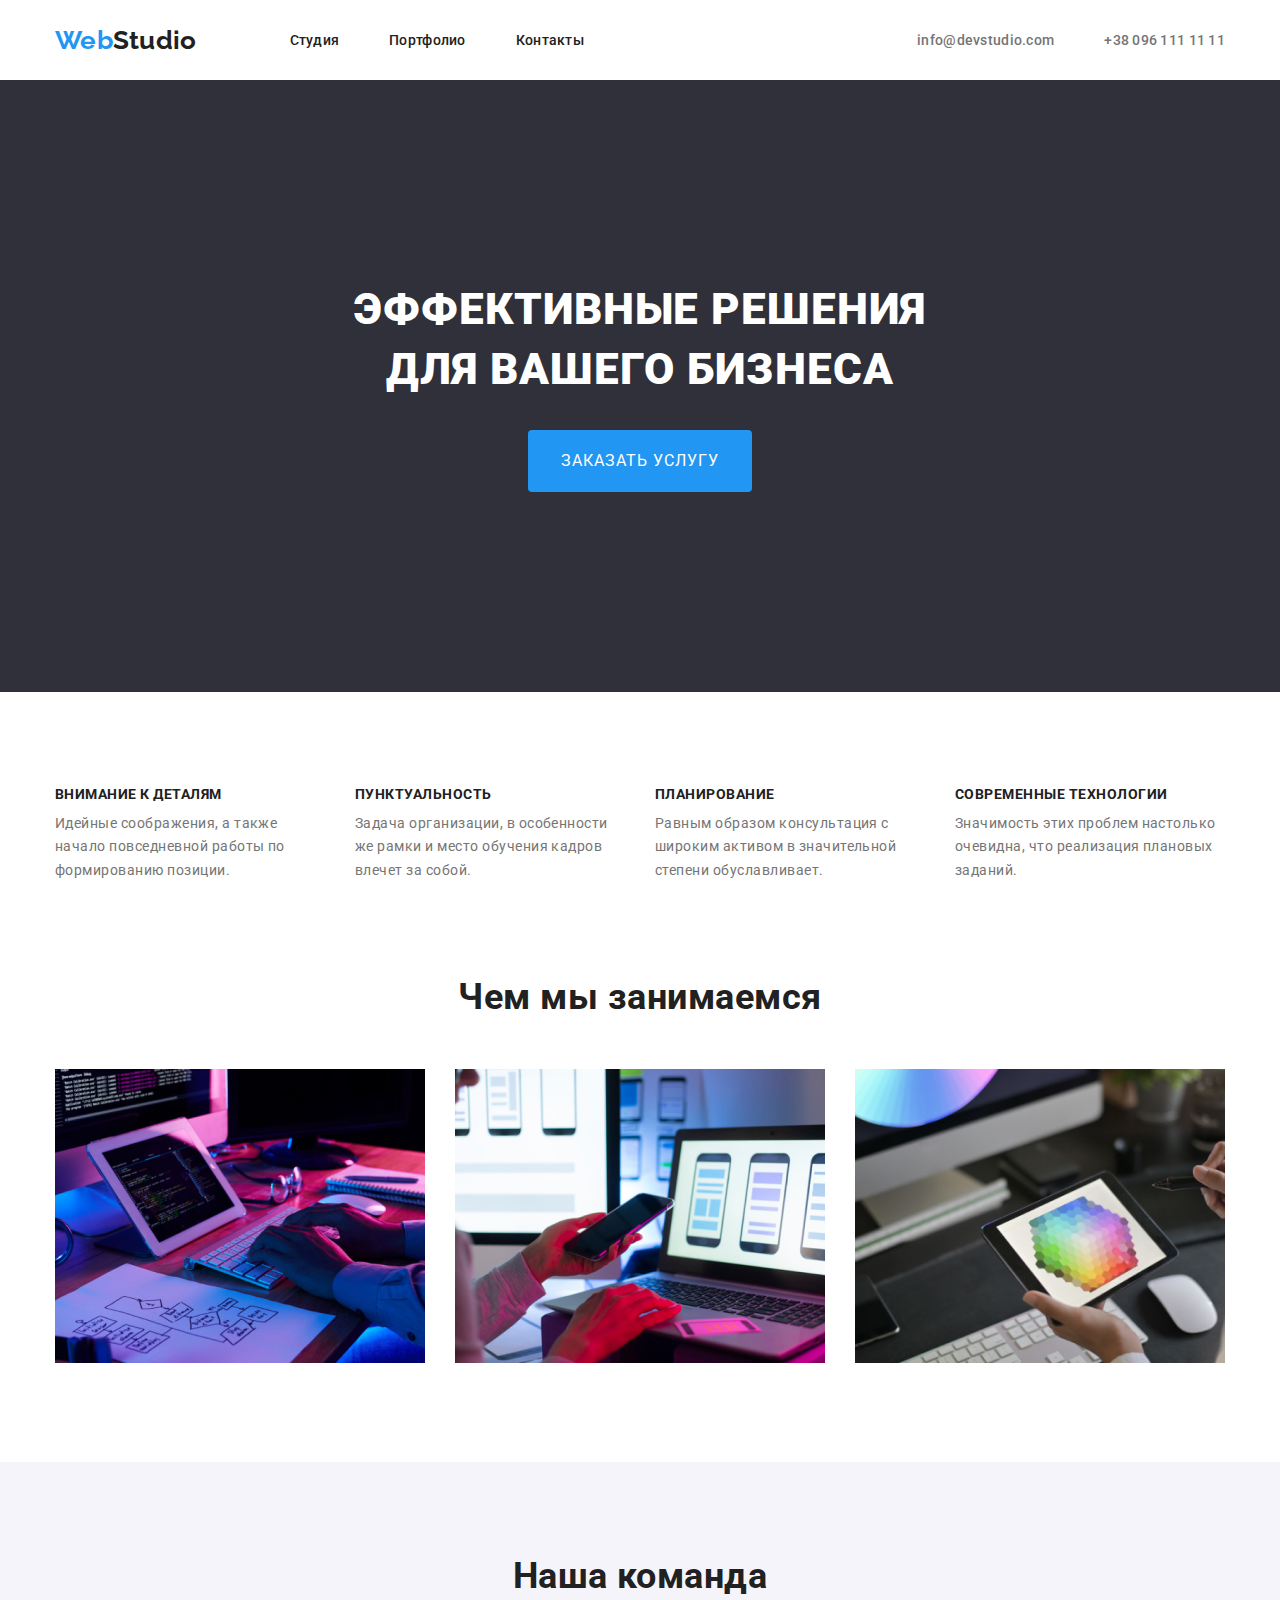
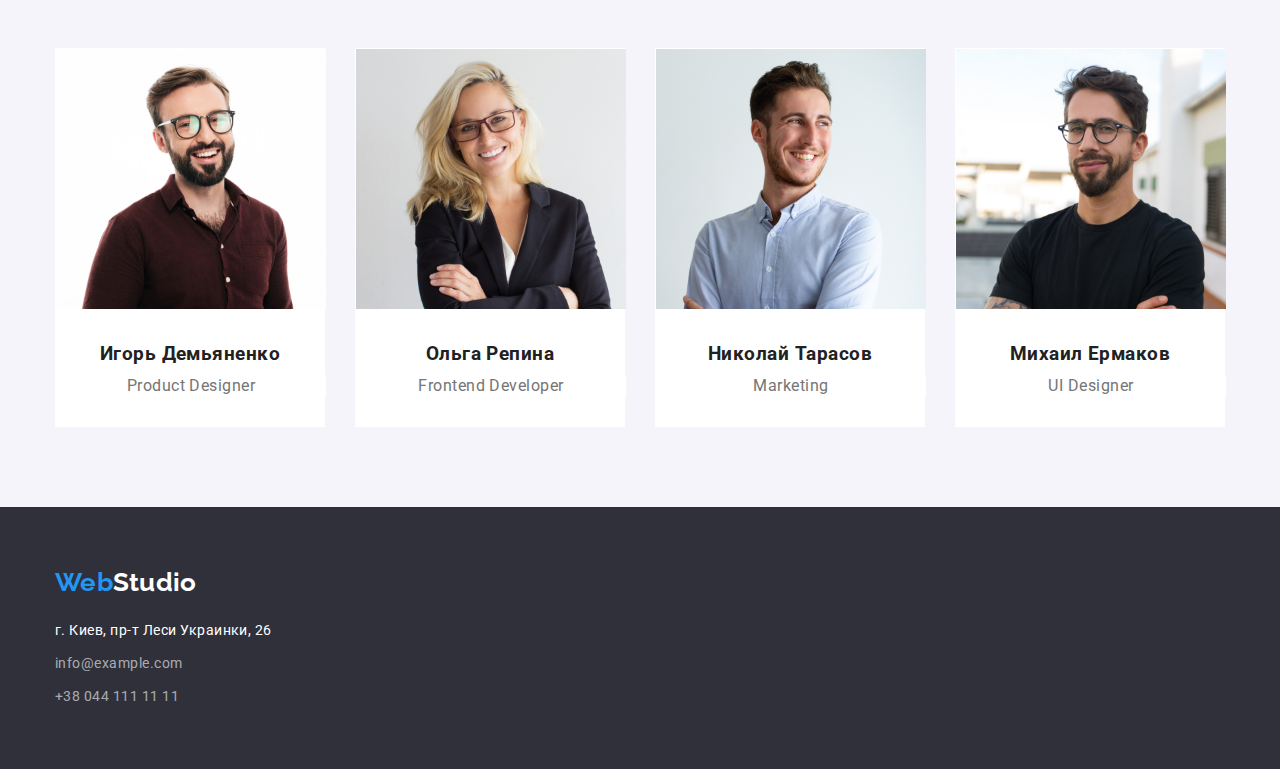
<file: index.html>
<!DOCTYPE html>
<html lang="ru">

<head>
  <meta charset="UTF-8" />
  <meta name="viewport" content="width=device-width, initial-scale=1.0" />
  <title>Главная</title>

  <link href="https://fonts.googleapis.com/css2?family=Roboto:wght@400;500;700;900&display=swap" rel="stylesheet">
  <link href="https://fonts.googleapis.com/css2?family=Raleway:wght@700&display=swap" rel="stylesheet">

  <link rel="stylesheet"
    href="https://cdnjs.cloudflare.com/ajax/libs/modern-normalize/1.0.0/modern-normalize.min.css" />
  <link rel="stylesheet" href="./css/styles.css">
</head>

<body>
  <header class="header">
    <div class="container main-nav">
      <nav>
        <ul class="site-nav list">
          <li><a href="./index.html" class="link item"><span class="logo">Web</span><span
                class="logo black-logo">Studio</span></a></li>
          <li class="item"><a href="#Studio" class="link head-link">Студия</a></li>
          <li class="item"><a href="./Studio.html" class="link head-link">Портфолио</a></li>
          <li class="item"><a href="#Team" class="link head-link">Контакты</a></li>
        </ul>
      </nav>
      <ul class="contacts-nav list">
        <li class="item">
          <a href="mailto:info@devstudio.com" class="link address-link">info@devstudio.com</a>
        </li>
        <li class="item">
          <a href="tel:+380961111111" class="link address-link">+38 096 111 11 11</a>
        </li>
      </ul>
    </div>
  </header>
  <main>

    <!--Герой-->
    <section class="hero">
      <h1 class="hero-title">Эффективные решения <br> для вашего бизнеса </h1>
      <a href="" class="hero-button">Заказать услугу</a>
    </section>

    <!-- Преимущства -->
    <section id="Studio" class="section ">
      <div class="container ">
        <h2 hidden>Студия</h2>
        <ul class="feature-list list">
          <li class="item">
            <h3 class="title">Внимание к деталям</h3>
            <p class="description">
              Идейные соображения, а также начало повседневной работы по
              формированию позиции.
            </p>
          </li>
          <li class="item">
            <h3 class="title">Пунктуальность</h3>
            <p class="description">
              Задача организации, в особенности же рамки и место обучения кадров
              влечет за собой.
            </p>
          </li>
          <li class="item">
            <h3 class="title">Планирование</h3>
            <p class="description">
              Равным образом консультация с широким активом в значительной
              степени обуславливает.
            </p>
          </li>
          <li class="item">
            <h3 class="title">Современные технологии</h3>
            <p class="description">
              Значимость этих проблем настолько очевидна, что реализация
              плановых заданий.
            </p>
          </li>
        </ul>
      </div>
    </section>

    <!--Секция о нас-->
    <section id="Portfolio" class="section bottom-padding">
      <div class="container">
        <h2 class="section-title">Чем мы занимаемся</h2>
        <ul class="portfolio list">
          <li class="item">
            <img src="./images/services/img-1.png" width="370" height="294" alt="Разметка" />
          </li>
          <li class="item">
            <img src="./images/services/img-2.png" width="370" height="294" alt="Дизайн" />
          </li>
          <li class="item">
            <img src="./images/services/img-3.png" width="370" height="294" alt="Подбор цвета" />
          </li>
        </ul>
      </div>
    </section>

    <!--Секция наша команда-->
    <section id="Team" class="background-team team">
      <div class="container">
        <h2 class="section-title">Наша команда</h2>
        <ul class="team-padding list">
          <li class="team-item">
            <img src="./images/team/img-1.jpg" width="270" height="260" alt="" />
            <h3 class="team-name">Игорь Демьяненко</h3>
            <p class="team-item description">Product Designer</p>
          </li>
          <li class="team-item">
            <img src="./images/team/img-2.jpg" width="270" height="260" alt="" />
            <h3 class="team-name">Ольга Репина</h3>
            <p class="team-item description">Frontend Developer</p>
          </li>
          <li class="team-item">
            <img src="./images/team/img-3.jpg" width="270" height="260" alt="" />
            <h3 class="team-name">Николай Тарасов</h3>
            <p class="team-item description">Marketing</p>
          </li>
          <li class="team-item">
            <img src="./images/team/img-4.jpg" width="270" height="260" alt="" />
            <h3 class="team-name">Михаил Ермаков</h3>
            <p class="team-item description">UI Designer</p>
          </li>
        </ul>
      </div>
    </section>
  </main>
  <!--Секция подвал-->
  <footer class="footer padding-footer">
    <div class="container">
      <a href="./index.html" class="link item"> <span class="logo">Web</span><span
          class="logo white-logo">Studio</span></a>
      <address>
        <ul class="footer-address list">
          <li class="item">
            <a href="https://goo.gl/maps/mCpDXbgMNV3ADm6YA" class="footer footer-address" target="blank"
              rel="noopener noreferer">
              г. Киев, пр-т Леси Украинки, 26</a>
          </li>
          <li class="item"><a href="mailto:info@example.com" class="footer footer-contacts">info@example.com</a></li>
          <li class="item"><a href="tel:+380441111111" class="footer footer-contacts  ">+38 044 111 11
              11</a></li>
        </ul>
      </address>
    </div>
  </footer>
</body>

</html>
</file>
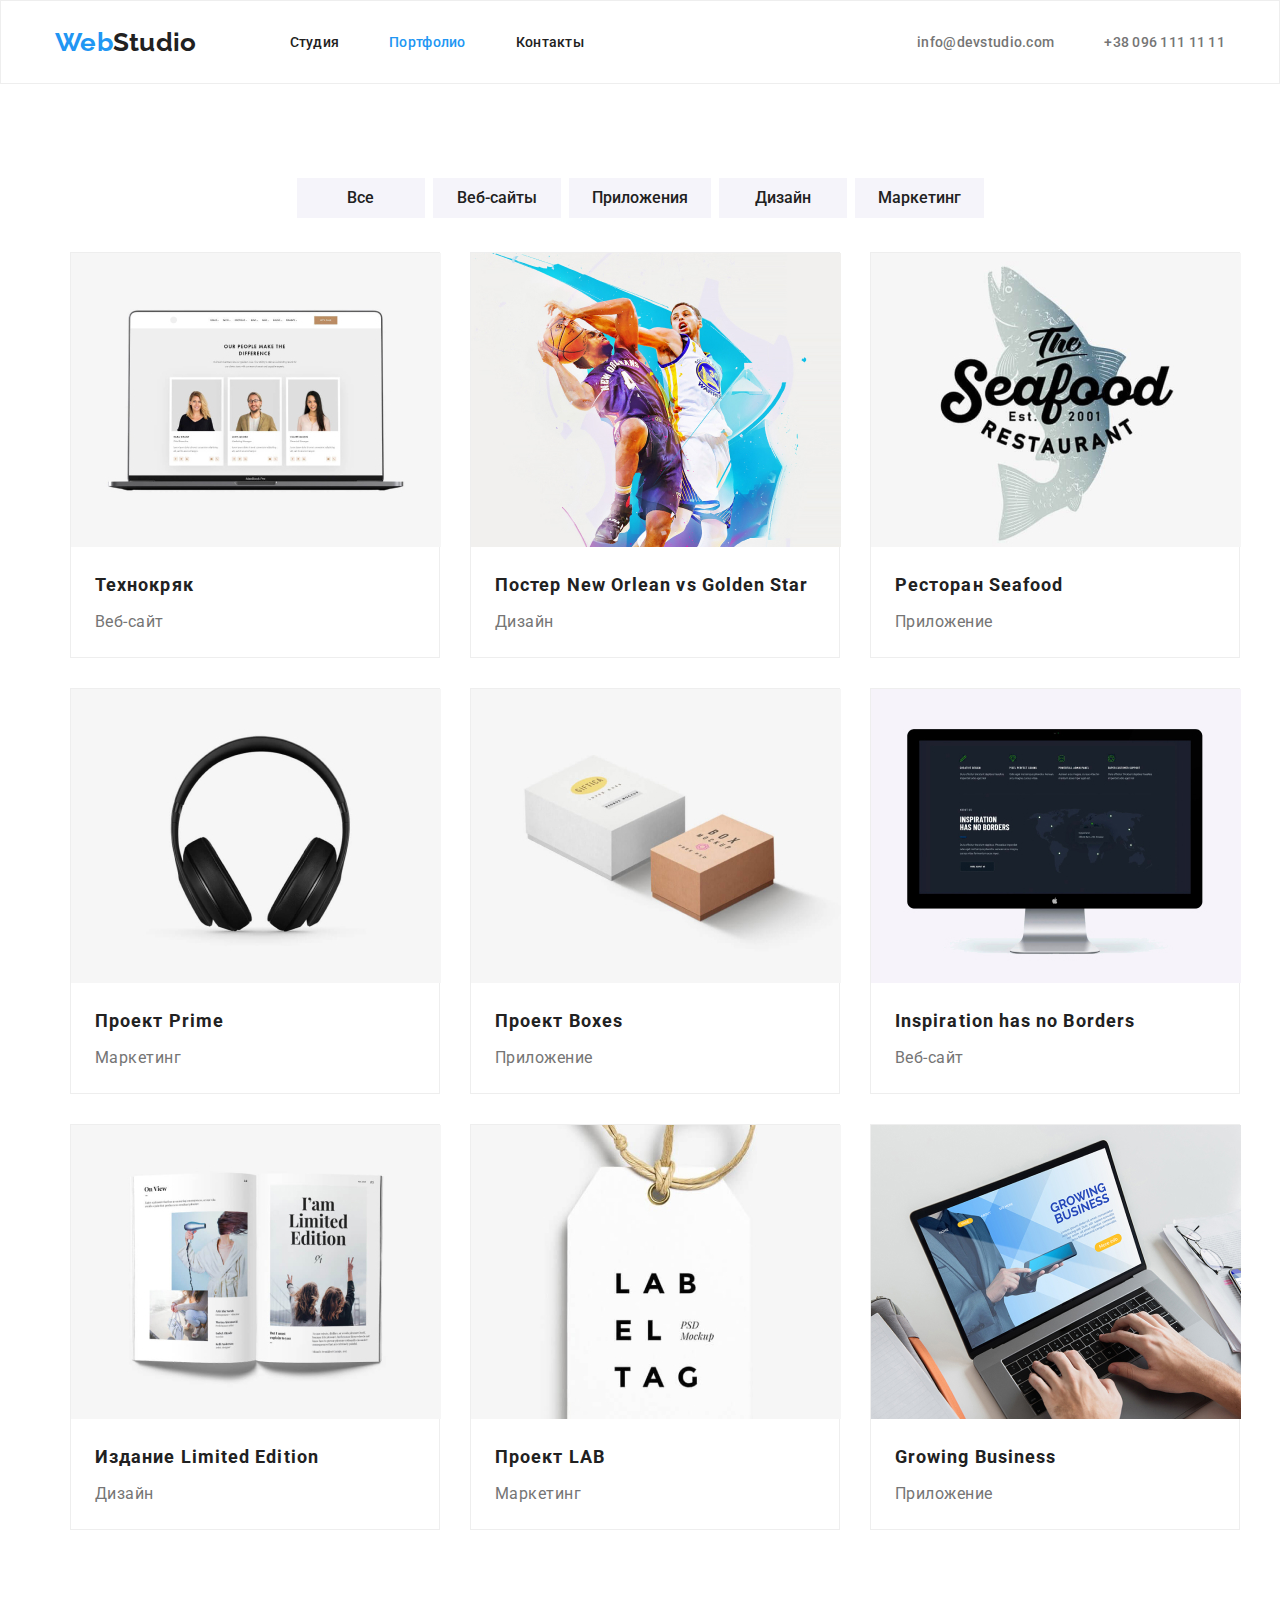
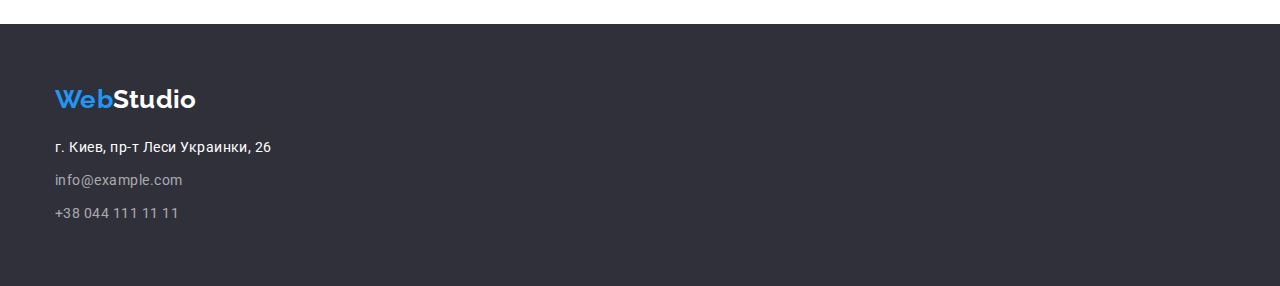
<file: Studio.html>
<!DOCTYPE html>
<html lang="en">

<head>
    <meta charset="UTF-8">
    <meta name="viewport" content="width=device-width, initial-scale=1.0">
    <title>Studio</title>
    <link href="https://fonts.googleapis.com/css2?family=Roboto:wght@400;500;700;900&display=swap" rel="stylesheet">
    <link href="https://fonts.googleapis.com/css2?family=Raleway:wght@700&display=swap" rel="stylesheet">
    <link rel="stylesheet"
        href="https://cdnjs.cloudflare.com/ajax/libs/modern-normalize/1.0.0/modern-normalize.min.css" />
    <link rel="stylesheet" href="./css/styles-studio.css">
</head>

<body>
    <header class="header">
        <div class="container main-nav">
            <nav>
                <ul class="site-nav list">
                    <li><a href="./index.html" class="link item"><span class="logo">Web</span><span
                                class="logo black-logo">Studio</span></a>
                    </li>
                    <li class="item"><a href="" class="link link-primary">Студия</a></li>
                    <li class="item"><a href="" class="link link-secondary">Портфолио</a></li>
                    <li class="item"><a href="" class="link link-primary">Контакты</a></li>
                </ul>
            </nav>
            <ul class="contacts-nav list">
                <li class="item">
                    <a href="mailto:info@devstudio.com" class="link address-link">info@devstudio.com</a>
                </li>
                <li class="item">
                    <a href="tel:+380961111111" class="link address-link">+38 096 111 11 11</a>
                </li>
            </ul>
        </div>
    </header>

    <section class="services">
        <h1 class="visually-hidden">Портфолио</h1>
        <div class="container">
            <ul class="options list">
                <li class="item"><a href=""></a><button class="list options-button">Все</button></li>
                <li class="item"><a href=""></a><button class="list options-button">Веб-cайты</button></li>
                <li class="item"><a href=""></a><button class="list options-button">Приложения</button></li>
                <li class="item"><a href=""></a><button class="list options-button">Дизайн</button></li>
                <li class="item"><a href=""></a><button class="list options-button">Маркетинг</button></li>
            </ul>
            <h2 class="visually-hidden">Примеры работ</h2>
            <div class="container">
                <ul class="flex-container list">
                    <li class="flex-element item">
                        <img src="./images-studio/tehnokryak.jpg" alt="Технокряк" width="370">
                        <div class="description">
                            <h3 class="item-title">Технокряк</h3>
                            <p class="item-description">Веб-сайт</p>
                        </div>
                    </li>
                    <li class="flex-element">
                        <img src="./images-studio/poster-new-orlean.jpg" alt="Постер New Orlean vs Golden Star"
                            width="370">
                        <div class="description">
                            <h3 class="item-title">Постер New Orlean vs Golden Star</h3>
                            <p class="item-description">Дизайн</p>
                        </div>
                    </li>
                    <li class="flex-element">
                        <img src="./images-studio/restaurant-sea-food.jpg" alt="Ресторан Seafood" width="370">
                        <div class="description">
                            <h3 class="item-title">Ресторан Seafood</h3>
                            <p class="item-description">Приложение</p>
                        </div>
                    </li>
                    <li class="flex-element">
                        <img src="./images-studio/project-prime.jpg" alt="Проект Prime" width="370">
                        <div class="description">
                            <h3 class="item-title">Проект Prime</h3>
                            <p class="item-description">Маркетинг</p>
                        </div>
                    </li>
                    <li class="flex-element">
                        <img src="./images-studio/project-boxes.jpg" alt="Проект Boxes" width="370">
                        <div class="description">
                            <h3 class="item-title">Проект Boxes</h3>
                            <p class="item-description">Приложение</p>
                        </div>
                    </li>
                    <li class="flex-element">
                        <img src="./images-studio/inspiration-has-no-borders.jpg" alt="Inspiration has no Borders"
                            width="370">
                        <div class="description">
                            <h3 class="item-title">Inspiration has no Borders</h3>
                            <p class="item-description">Веб-сайт</p>
                        </div>
                    </li>
                    <li class="flex-element">
                        <img src="./images-studio/limited-edition.jpg" alt="Издание Limited Edition" width="370">
                        <div class="description">
                            <h3 class="item-title">Издание Limited Edition</h3>
                            <p class="item-description">Дизайн</p>
                        </div>
                    </li>
                    <li class="flex-element">
                        <img src="./images-studio/project-lab.jpg" alt="Проект LAB" width="370">
                        <div class="description">
                            <h3 class="item-title">Проект LAB</h3>
                            <p class="item-description">Маркетинг</p>
                        </div>
                    </li>
                    <li class="flex-element">
                        <img src="./images-studio/growing-business.jpg" alt="Growing Business" width="370">
                        <div class="description">
                            <h3 class="item-title">Growing Business</h3>
                            <p class="item-description">Приложение</p>
                        </div>
                    </li>
                </ul>
            </div>
        </div>
    </section>

    <!--Секция подвал-->
    <footer class="footer">
        <div class="div-footer container">
            <a href="./index.html" class="link"> <span class="logo">Web</span><span
                    class="logo white-logo">Studio</span></a>
            <address>
                <ul class="footer-address list">
                    <li class="item">
                        <a href="https://goo.gl/maps/mCpDXbgMNV3ADm6YA" class="footer footer-address" target="blank"
                            rel="noopener noreferer">
                            г. Киев, пр-т Леси Украинки, 26</a>
                    </li>
                    <li class="item"><a href="mailto:info@example.com"
                            class="footer footer-contacts">info@example.com</a>
                    </li>
                    <li class="item"><a href="tel:+380441111111" class="footer footer-contacts  ">+38 044 111 11
                            11</a></li>
                </ul>
            </address>
        </div>
    </footer>
</body>

</html>
</file>
<file: css/styles.css>
html {
  box-sizing: border-box;
}

*,
*::before,
*::after {
  box-sizing: inherit;
}

h1,
h2,
h3,
h4,
h5,
h6 {
  margin: 0;
  padding: 0;
}

ul,
li,
p {
  padding: 0;
  margin: 0;
}

:root {
  --primary-text-black: #212121;
  --primary-text-gray: #757575;
  --text-accent: #2196f3;
  --white: #ffffff;
  --address-footer: rgba(255, 255, 255, 0.6);
  --background-hero: #2f303a;
  --background-team: #f5f4fa;
}

body {
  font-family: Roboto;
  font-style: normal;
  font-weight: normal;
  letter-spacing: 0.03em;
  color: var(--primary-text-black);
}

.list {
  list-style: none;
  padding: 0;
  margin: 0;
}

.container {
  margin-left: auto;
  margin-right: auto;
  width: 1200px;
  padding-left: 15px;
  padding-right: 15px;
  /* outline: 1px solid var(--background-hero); */
}

.main-nav {
  display: flex;
  align-items: center;
}

.site-nav {
  display: flex;
  align-items: center;
}

/* только первый */
.site-nav .item:first-child {
  margin-right: 93px;
}

/* всем кроме последнего */
.site-nav .item:not(:last-child) {
  margin-right: 50px;
}

.site-nav .item {
  padding-top: 32px;
  padding-bottom: 32px;
}

.contacts-nav {
  display: flex;
  margin-left: auto;
}

/* всем кроме первого  */
.contacts-nav .item + .item {
  margin-left: 50px;
}

.header {
  padding-left: 0;
  padding-right: 0;
}

.logo {
  font-family: Raleway;
  color: var(--text-accent);
  font-weight: 700;
  font-size: 26px;
  line-height: 1.192;
}

.black-logo {
  color: var(--primary-text-black);
}

.white-logo {
  color: var(--white);
}

.link {
  font-weight: 500;
  font-size: 14px;
  line-height: 1.142;
  letter-spacing: 0.02em;
  text-decoration: none;
}

.link:hover,
.link:focus {
  color: var(--text-accent);
}

.head-link {
  display: block;
  color: var(--primary-text-black);
}

.address-link {
  color: var(--primary-text-gray);
}

.section {
  padding-top: 94px;
}

.hero {
  color: var(--white);
  background-color: var(--background-hero);
  text-align: center;
  letter-spacing: 0.06em;
  text-transform: uppercase;
  padding-top: 200px;
  padding-bottom: 200px;
  align-items: center;
}

.hero-title {
  font-weight: 900;
  font-size: 44px;
  line-height: 1.36;
  margin-bottom: 30px;
}

.hero-button {
  display: inline-block;
  color: var(--white);
  background-color: var(--text-accent);
  font-weight: 700;
  font-size: 16px;
  font: inherit;
  line-height: 1.87;
  text-decoration: none;
  list-style-type: none;

  border-radius: 4px;
  padding: 15px 32px;
  min-width: 200px;
  border: 1px solid transparent;
}

/* Преимущества */

.bottom-padding {
  padding-bottom: 94px;
}

.feature {
  margin-bottom: 30px;
}

.feature-list {
  display: flex;
}

.feature-list .item {
  width: 270px;
}

.feature-list .item:not(:last-child) {
  margin-right: 30px;
}

.title {
  font-weight: 700;
  font-size: 14px;
  line-height: 1.143;
  text-transform: uppercase;
  color: var(--primary-text-black);
  padding-bottom: 10px;
}

.description {
  font-size: 14px;
  line-height: 1.71;
  color: var(--primary-text-gray);
}

/* Portfolio */
.section-title {
  font-weight: 700;
  font-size: 36px;
  line-height: 1.166;
  text-align: center;
  color: var(--primary-text-black);
  margin-bottom: 50px;
}

.portfolio {
  display: flex;
}

.portfolio .item:not(:last-child) {
  margin-right: 30px;
}

/* Team */
.team {
  padding-top: 94px;
}

.background-team {
  background-color: var(--background-team);
}

.team-padding {
  display: flex;
  padding-bottom: 50px;
  justify-content: center;
}

.team-item {
  width: 270px;
  margin-bottom: 30px;
  font-weight: 500;
  font-size: 16px;
  line-height: 1.187;

  text-align: center;
  color: var(--primary-text-black);
  background-color: var(--white);
  border: 1px solid transparent;
}

.team-item:not(:last-child) {
  margin-right: 30px;
}

.team-name {
  margin-top: 30px;
}

.team-item .description {
  font-weight: normal;
  color: var(--primary-text-gray);
  margin-top: 10px;
}

.footer {
  background-color: var(--background-hero);
  font-size: 14px;
  line-height: 1.71;
  font-style: normal;
}

.padding-footer {
  padding-top: 60px;
  padding-bottom: 60px;
}

.footer-address {
  color: var(--white);
  text-decoration: none;
}

.footer-address .item:not(:last-child) {
  margin-bottom: 9px;
}

.footer-address .item:first-child {
  margin-top: 20px;
}

.footer-contacts {
  color: rgba(255, 255, 255, 0.6);
  text-decoration: none;
}
</file>
<file: css/styles-studio.css>
html {
  box-sizing: border-box;
}

*,
*::before,
*::after {
  box-sizing: inherit;
}

h1,
h2,
h3,
h4,
h5,
h6,
ul,
p,
li,
a {
  margin: 0;
  padding: 0;
}

:root {
  --primary-text-black: #212121;
  --primary-text-gray: #757575;
  --text-accent: #2196f3;
  --white: #ffffff;
  --address-footer: rgba(255, 255, 255, 0.6);
  --background-hero: #2f303a;
  --background-button: #f5f4fa;
  --section-border: #eeeeee;
}

body {
  font-family: Roboto;
  font-style: normal;
  font-weight: normal;
  letter-spacing: 0.03em;
  color: var(--primary-text-black);
}

img {
  display: block;
  height: auto;
}

.container {
  margin-left: auto;
  margin-right: auto;
  width: 1200px;
  padding-left: 15px;
  padding-right: 15px;
  /* outline: 1px solid var(--background-hero); */
}

.visually-hidden {
  position: absolute !important;
  clip: rect(1px 1px 1px 1px);
  clip: rect(1px, 1px, 1px, 1px);
  padding: 0 !important;
  border: 0 !important;
  height: 1px !important;
  width: 1px !important;
  overflow: hidden;
}

.list {
  list-style: none;
  text-decoration: none;
}

.main-nav {
  display: flex;
  align-items: center;
}

.site-nav {
  display: flex;
  align-items: center;
}

/* только первый */
.site-nav .item:first-child {
  margin-right: 93px;
}

/* всем кроме последнего */
.site-nav .item:not(:last-child) {
  margin-right: 50px;
}

.site-nav .item {
  padding-top: 32px;
  padding-bottom: 32px;
}

.contacts-nav {
  display: flex;
  margin-left: auto;
}

/* всем кроме первого  */
.contacts-nav .item + .item {
  margin-left: 50px;
}

.header {
  padding-left: 0;
  padding-right: 0;
  border: 1px solid var(--section-border);
}
.logo {
  font-family: Raleway;
  color: var(--text-accent);
  font-weight: 700;
  font-size: 26px;
  line-height: 1.192;
}

.black-logo {
  color: var(--primary-text-black);
}

.white-logo {
  color: var(--white);
}

.link {
  font-weight: 500;
  font-size: 14px;
  line-height: 1.143;
  letter-spacing: 0.02em;
  text-decoration: none;
}

.link:hover,
.link:focus {
  color: var(--text-accent);
}

.link-primary {
  color: var(--primary-text-black);
}

.link-secondary {
  color: var(--text-accent);
}

.address-link {
  color: var(--primary-text-gray);
}

/*Услуги*/

.services {
  padding-top: 94px;
  padding-bottom: 94px;
}

.options {
  display: flex;
  padding-left: 295px;
  padding-right: 295px;
  margin-bottom: 34px;
  align-items: center;
  justify-content: center;
}

.options .item:not(:last-child) {
  margin-right: 8px;
}

.options-button {
  display: inline-block;
  color: var(--primary-text-black);
  background-color: var(--background-button);
  text-align: center;

  padding: 6px 22px;
  min-width: 128px;
  border: 1px solid transparent;
  font-weight: 500;
  font-size: 16px;
  line-height: 1.62;
}

.options-button:hover,
.options-button:focus {
  color: var(--white);
  background-color: var(--text-accent);
}

/* Examples */

.flex-container {
  display: flex;
  flex-wrap: wrap;
  margin-bottom: -30px;
  margin-right: -30px;
  padding-inline-start: 0;
}

.flex-element {
  width: calc((100% - 90px) / 3);
  margin-bottom: 30px;
  margin-right: 30px;
  justify-content: space-between;
  align-items: center;
  border: 1px solid var(--section-border);
}

.flex-element .item-title {
  font-weight: 700;
  font-size: 18px;
  line-height: 2;
  letter-spacing: 0.06em;
  margin-bottom: 4px;
}

.description {
  padding: 20px 24px;
}

.item-description {
  font-size: 16px;
  line-height: 1.87;
  letter-spacing: 0.03em;
  color: var(--primary-text-gray);
}

/* Footer */
.footer {
  background-color: var(--background-hero);

  font-size: 14px;
  line-height: 1.71;
  font-style: normal;
}

.div-footer {
  padding-top: 60px;
  padding-bottom: 60px;
}

.footer-address {
  color: var(--white);
  text-decoration: none;
}

.footer-address .item:not(:last-child) {
  margin-bottom: 9px;
}

.footer-address .item:first-child {
  margin-top: 20px;
}

.footer-contacts {
  color: rgba(255, 255, 255, 0.6);
  text-decoration: none;
}
</file>
